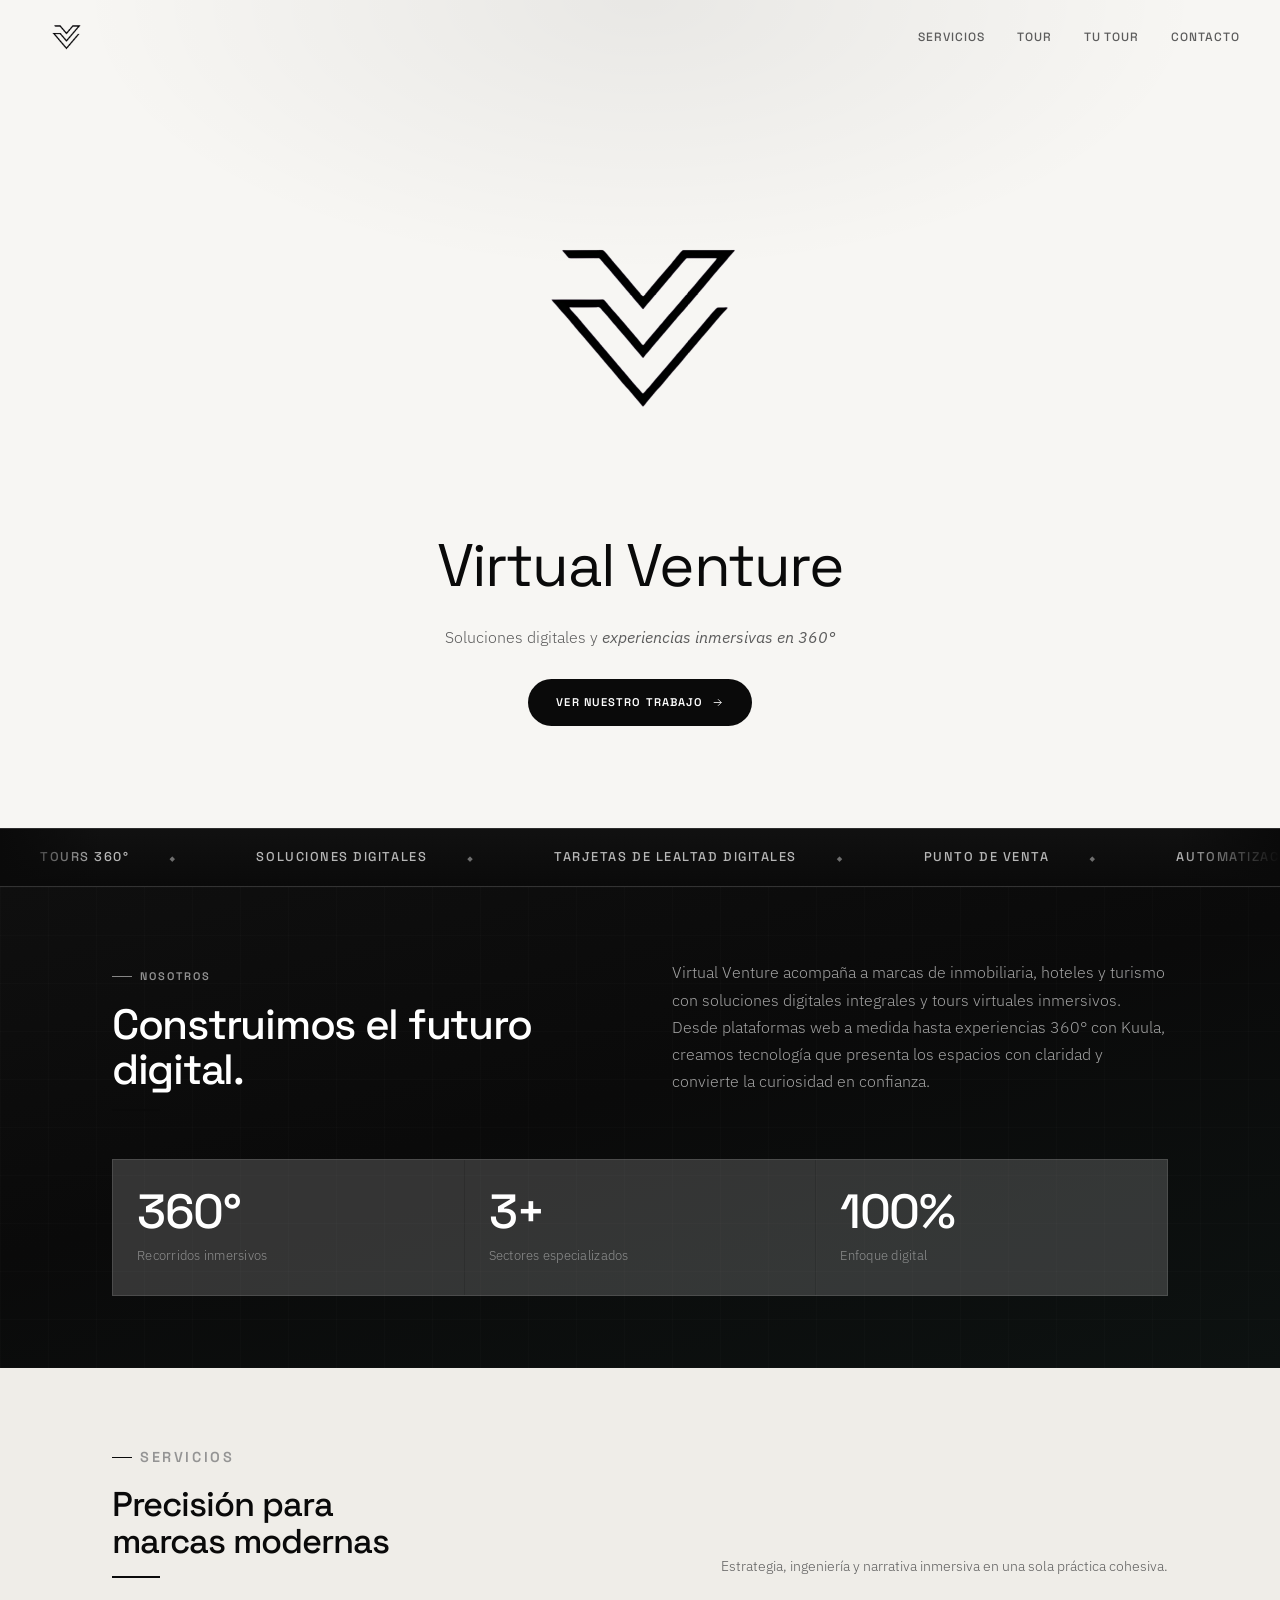
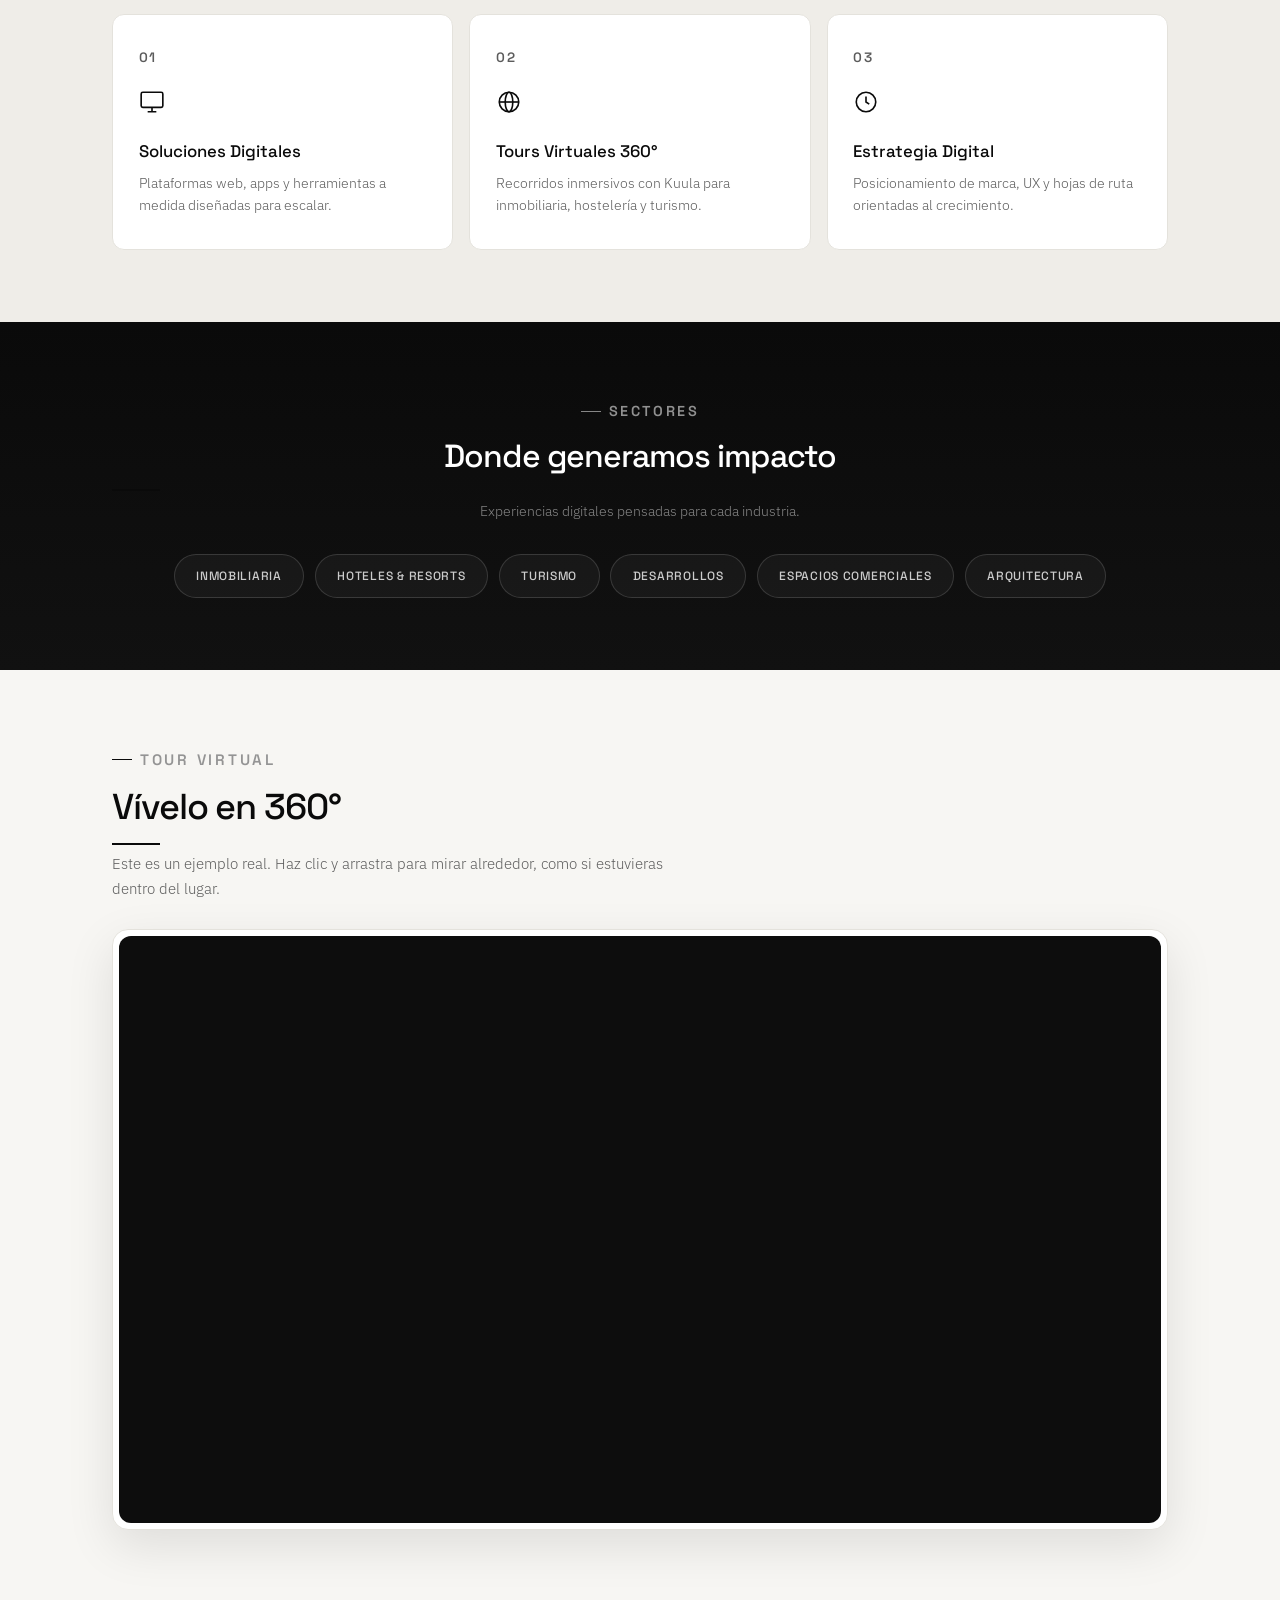
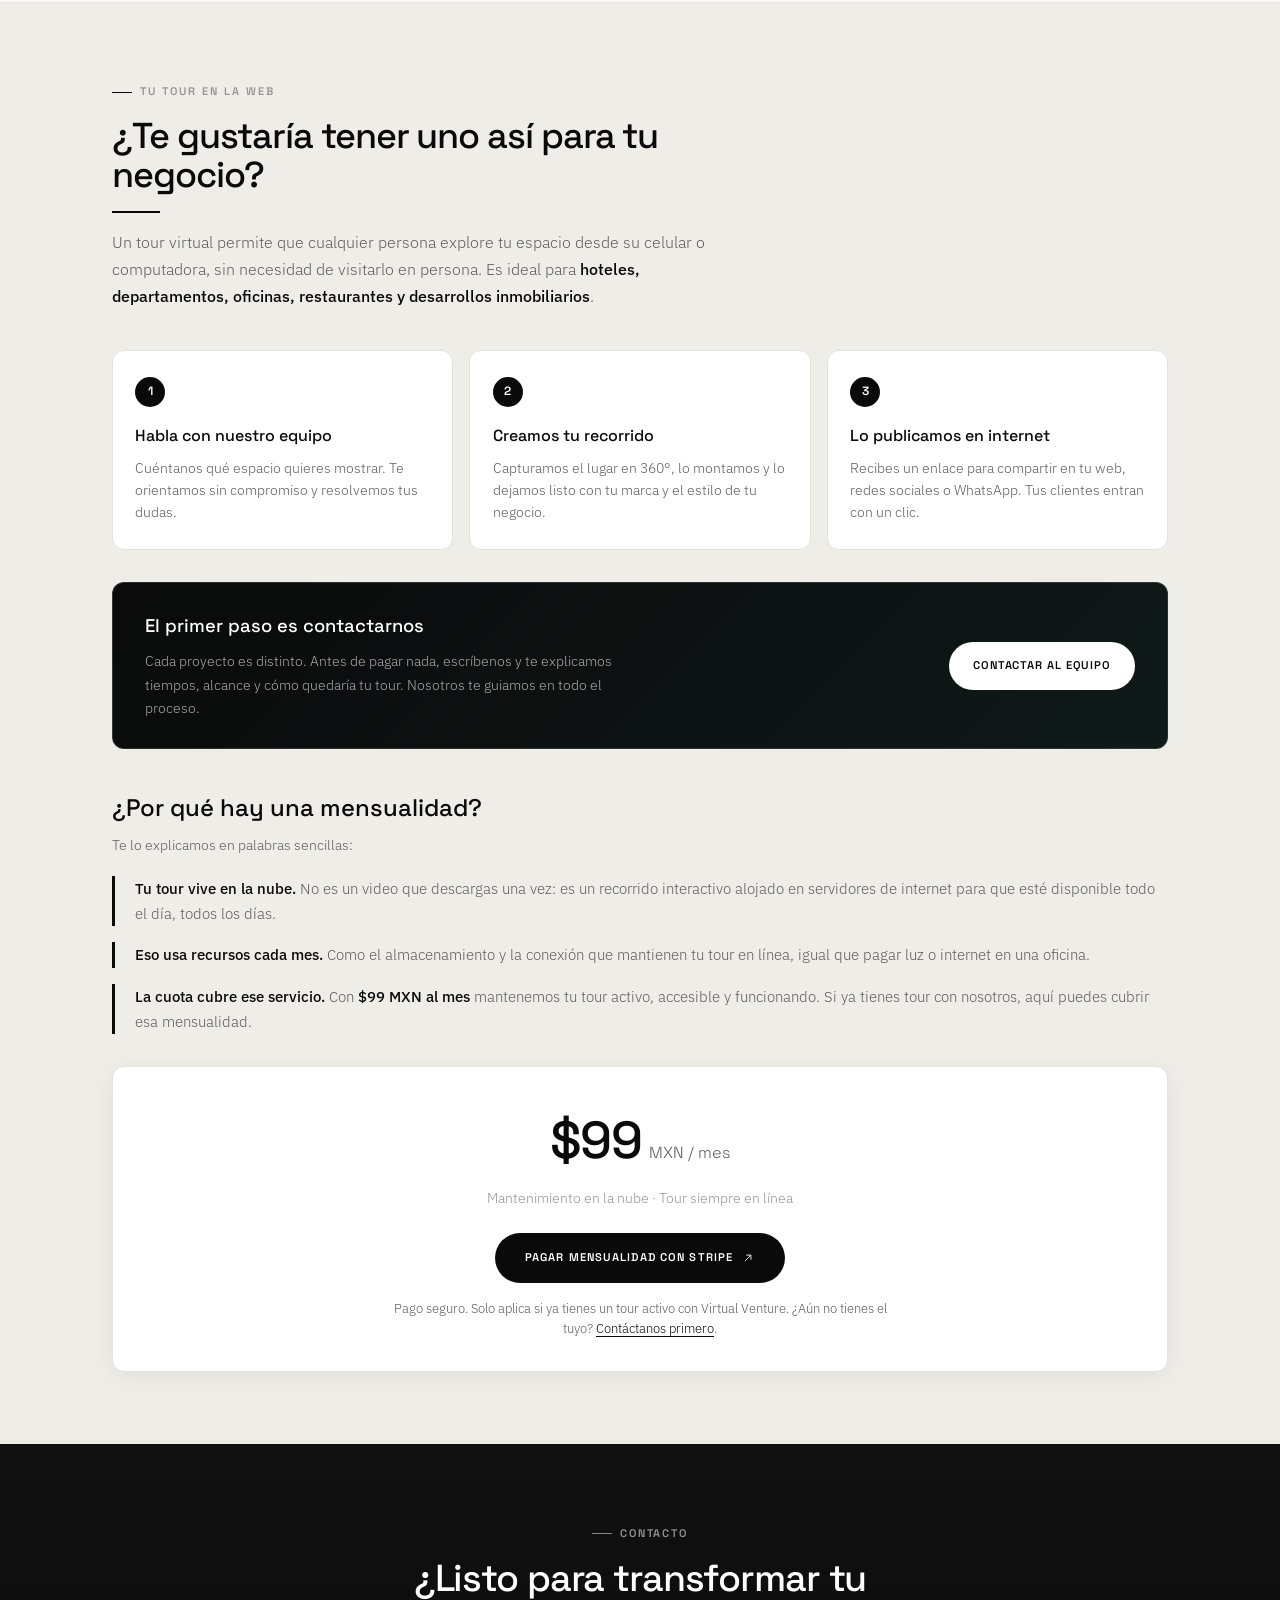
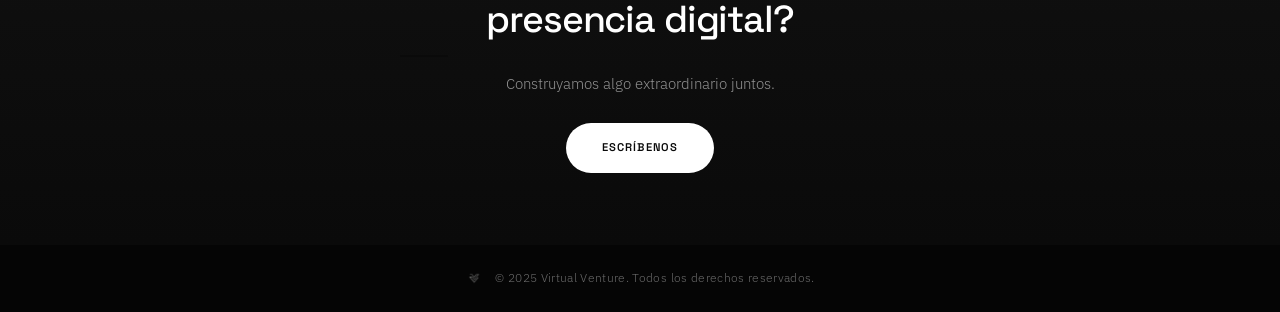
<file: index.html>
<!DOCTYPE html>
<html lang="es">
<head>
  <meta charset="UTF-8">
  <meta name="viewport" content="width=device-width, initial-scale=1.0">
  <meta name="description" content="Virtual Venture — soluciones digitales y tours virtuales 360° para inmobiliaria, hoteles y turismo.">
  <meta name="theme-color" content="#0a0a0a">
  <meta property="og:title" content="Virtual Venture | Tours 360° y soluciones digitales">
  <meta property="og:description" content="Tours virtuales inmersivos, desarrollo web y estrategia digital para hoteles, inmobiliaria y turismo.">
  <meta property="og:type" content="website">
  <meta property="og:image" content="./logo.png">
  <title>Virtual Venture | Soluciones Digitales y Tours Virtuales</title>

  <link rel="icon" href="./favicon.svg" type="image/svg+xml">
  <link rel="preconnect" href="https://fonts.googleapis.com">
  <link rel="preconnect" href="https://fonts.gstatic.com" crossorigin>
  <link href="https://fonts.googleapis.com/css2?family=IBM+Plex+Sans:wght@300;400;500&family=Space+Grotesk:wght@300;400;500;600&display=swap" rel="stylesheet">
  <link rel="stylesheet" href="./css/styles.css">
</head>
<body>

  <div data-include="partials/nav.html"></div>
  <div data-include="partials/hero.html"></div>
  <div data-include="partials/marquee.html"></div>
  <div data-include="partials/nosotros.html"></div>
  <div data-include="partials/servicios.html"></div>
  <div data-include="partials/sectores.html"></div>
  <div data-include="partials/tour.html"></div>
  <!-- tour.html incluye demo + sección #tu-tour (info y pago) -->
  <div data-include="partials/contacto.html"></div>
  <div data-include="partials/footer.html"></div>

  <script type="module" src="./js/main.js"></script>
</body>
</html>
</file>
<file: css/styles.css>
/* ========== Tokens ========== */
:root {
  --black: #0a0a0a;
  --black-soft: #111111;
  --white: #ffffff;
  --off-white: #f7f6f3;
  --gray: #5c5c5c;
  --gray-mid: #949494;
  --border: #e4e2dc;
  --border-dark: rgba(255, 255, 255, 0.14);
  --surface: #efede8;
  --muted-soft: rgba(0, 0, 0, 0.06);
  --glow: rgba(0, 0, 0, 0.12);
  --font-display: "Space Grotesk", system-ui, sans-serif;
  --font-body: "IBM Plex Sans", system-ui, sans-serif;
  --nav-h: 72px;
  --radius: 12px;
  --radius-sm: 8px;
  --ease: cubic-bezier(0.22, 1, 0.36, 1);
  --pad-y: clamp(3.5rem, 8vh, 5.5rem);
  --container: min(1120px, 92vw);
  --shadow-sm: 0 4px 24px rgba(0, 0, 0, 0.06);
  --shadow-md: 0 16px 48px rgba(0, 0, 0, 0.1);
}

/* ========== Base ========== */
*, *::before, *::after { box-sizing: border-box; margin: 0; padding: 0; }

html { scroll-behavior: smooth; }

@media (prefers-reduced-motion: reduce) {
  html { scroll-behavior: auto; }
  *, *::before, *::after {
    animation-duration: 0.01ms !important;
    animation-delay: 0ms !important;
    transition-duration: 0.01ms !important;
  }
}

body {
  font-family: var(--font-body);
  font-weight: 300;
  color: var(--black);
  background: var(--off-white);
  line-height: 1.6;
  -webkit-font-smoothing: antialiased;
}

::selection {
  background: var(--muted-soft);
  color: var(--black);
}

img { display: block; max-width: 100%; height: auto; }
a { color: inherit; text-decoration: none; }
button { font: inherit; cursor: pointer; border: none; background: none; }

.wrap {
  width: var(--container);
  margin: 0 auto;
  padding-inline: clamp(1.25rem, 4vw, 2rem);
}

.section-label {
  font-family: var(--font-display);
  font-size: 0.6875rem;
  font-weight: 600;
  letter-spacing: 0.18em;
  text-transform: uppercase;
  margin-bottom: 1rem;
  display: inline-flex;
  align-items: center;
  gap: 0.5rem;
}

.section-label::before {
  content: "";
  width: 20px;
  height: 1px;
  background: var(--black);
}

.section--light .section-label { color: var(--gray-mid); }
.section--light .section-label::before { opacity: 1; }
.section--dark .section-label { color: rgba(255, 255, 255, 0.55); }
.section--dark .section-label::before { background: rgba(255, 255, 255, 0.5); }

.headline {
  font-family: var(--font-display);
  font-weight: 500;
  letter-spacing: -0.03em;
  line-height: 1.08;
}

.headline-line {
  display: block;
  width: 0;
  height: 2px;
  background: var(--black);
  margin-top: 1rem;
  transition: width 1s var(--ease);
}

.fade-in.is-visible .headline-line,
.headline-line.is-visible {
  width: 48px;
}

.fade-in {
  opacity: 0;
  transform: translateY(16px);
  transition: opacity 0.75s var(--ease), transform 0.75s var(--ease);
}

.fade-in.is-visible { opacity: 1; transform: translateY(0); }

/* ========== Nav ========== */
nav {
  position: fixed;
  inset: 0 0 auto 0;
  z-index: 100;
  height: var(--nav-h);
  display: flex;
  align-items: center;
  justify-content: space-between;
  padding-inline: clamp(1.25rem, 4vw, 2.5rem);
  transition: background 0.4s ease, border-color 0.4s ease;
}

nav.is-scrolled {
  background: rgba(255, 255, 255, 0.9);
  backdrop-filter: blur(10px);
  border-bottom: 1px solid var(--border);
}

nav.is-dark {
  background: rgba(10, 10, 10, 0.92);
  backdrop-filter: blur(10px);
  border-bottom: 1px solid var(--border-dark);
}

nav.is-dark.is-scrolled { background: rgba(10, 10, 10, 0.95); }

.nav-logo {
  display: flex;
  align-items: center;
  flex-shrink: 0;
}

.nav-logo img {
  height: clamp(40px, 6vw, 52px);
  width: auto;
  min-height: 40px;
  transition: filter 0.4s ease;
}

nav.is-dark .nav-logo img { filter: invert(1); }

.nav-links {
  display: flex;
  gap: 2rem;
  list-style: none;
}

.nav-links a {
  position: relative;
  font-family: var(--font-display);
  font-size: 0.75rem;
  font-weight: 500;
  letter-spacing: 0.08em;
  text-transform: uppercase;
  color: var(--gray);
  transition: color 0.25s ease;
}

.nav-links a::after {
  content: "";
  position: absolute;
  left: 0;
  bottom: -5px;
  width: 100%;
  height: 1px;
  background: var(--black);
  transform: scaleX(0);
  transform-origin: right;
  transition: transform 0.3s var(--ease);
}

.nav-links a:hover::after,
.nav-links a.is-active::after {
  transform: scaleX(1);
  transform-origin: left;
}

.nav-links a:hover { color: var(--black); }
.nav-links a.is-active { color: var(--black); }
nav.is-dark .nav-links a { color: rgba(255, 255, 255, 0.55); }
nav.is-dark .nav-links a:hover,
nav.is-dark .nav-links a.is-active { color: var(--white); }
nav.is-dark .nav-links a::after { background: var(--white); }

.nav-toggle { display: none; width: 26px; flex-direction: column; gap: 6px; }

.nav-toggle span {
  display: block;
  height: 1px;
  background: var(--black);
  transition: transform 0.3s ease, opacity 0.3s ease, background 0.4s ease;
}

nav.is-dark .nav-toggle span { background: var(--white); }
.nav-toggle.is-open span:nth-child(1) { transform: translateY(7px) rotate(45deg); }
.nav-toggle.is-open span:nth-child(2) { opacity: 0; }
.nav-toggle.is-open span:nth-child(3) { transform: translateY(-7px) rotate(-45deg); }

/* ========== Hero ========== */
.hero {
  min-height: 92vh;
  display: flex;
  flex-direction: column;
  align-items: center;
  justify-content: center;
  text-align: center;
  padding: calc(var(--nav-h) + 1.5rem) 1.25rem 3rem;
  background:
    radial-gradient(ellipse 80% 60% at 50% 0%, var(--muted-soft) 0%, transparent 55%),
    var(--off-white);
  position: relative;
}

@keyframes logoEnter {
  0% { opacity: 0; transform: scale(0.97) translateY(8px); }
  100% { opacity: 1; transform: scale(1) translateY(0); }
}

.hero-logo {
  width: min(78vw, 480px);
  height: auto;
  max-height: min(42vh, 340px);
  object-fit: contain;
  margin-bottom: 1.75rem;
  opacity: 0;
  animation: logoEnter 2.2s var(--ease) forwards;
}

.hero-copy > * { opacity: 0; transform: translateY(14px); }

@keyframes lineIn { to { opacity: 1; transform: translateY(0); } }

.hero-title {
  font-family: var(--font-display);
  font-size: clamp(2.25rem, 6.5vw, 3.75rem);
  font-weight: 400;
  letter-spacing: -0.03em;
  margin-bottom: 0.65rem;
  animation: lineIn 0.9s var(--ease) 2s forwards;
}

.hero-subtitle {
  font-size: 1.02rem;
  color: var(--gray);
  max-width: 28rem;
  margin: 0 auto 1.75rem;
  line-height: 1.65;
  animation: lineIn 0.85s var(--ease) 2.25s forwards;
}

.hero-subtitle em {
  font-style: italic;
  color: var(--gray);
  font-weight: 400;
}

.hero-cta {
  display: inline-flex;
  align-items: center;
  gap: 0.45rem;
  font-family: var(--font-display);
  font-size: 0.7rem;
  font-weight: 600;
  letter-spacing: 0.1em;
  text-transform: uppercase;
  padding: 0.9rem 1.75rem;
  border-radius: 100px;
  background: var(--black);
  color: var(--white);
  animation: lineIn 0.8s var(--ease) 2.5s forwards;
  transition: transform 0.25s ease, box-shadow 0.25s ease, background 0.25s ease;
}

.hero-cta:hover {
  background: #333;
  transform: translateY(-2px);
  box-shadow: 0 10px 28px var(--glow);
}

.hero-cta svg { width: 13px; height: 13px; }

/* ========== Marquee ========== */
.marquee-band {
  position: relative;
  background: linear-gradient(180deg, var(--black-soft) 0%, var(--black) 100%);
  color: var(--white);
  padding: 1.15rem 0;
  overflow: hidden;
  border-block: 1px solid var(--border-dark);
}

.marquee-fade {
  position: absolute;
  top: 0;
  bottom: 0;
  width: clamp(40px, 8vw, 120px);
  z-index: 2;
  pointer-events: none;
}

.marquee-fade--left {
  left: 0;
  background: linear-gradient(90deg, var(--black) 0%, transparent 100%);
}

.marquee-fade--right {
  right: 0;
  background: linear-gradient(270deg, var(--black) 0%, transparent 100%);
}

.marquee-track {
  display: flex;
  width: max-content;
  animation: marquee 36s linear infinite;
}

@keyframes marquee {
  0% { transform: translateX(0); }
  100% { transform: translateX(-50%); }
}

.marquee-track span {
  font-family: var(--font-display);
  font-size: 0.8rem;
  font-weight: 500;
  letter-spacing: 0.12em;
  text-transform: uppercase;
  white-space: nowrap;
  padding-inline: 2.5rem;
  color: rgba(255, 255, 255, 0.7);
}

.marquee-track span::after {
  content: "◆";
  margin-left: 2.5rem;
  font-size: 0.45rem;
  vertical-align: middle;
  color: rgba(255, 255, 255, 0.4);
  opacity: 1;
}

/* ========== Nosotros ========== */
#nosotros.section--dark {
  padding: var(--pad-y) 0;
  background: linear-gradient(165deg, #0f0f0f 0%, var(--black) 45%, #0d1211 100%);
  color: var(--white);
  position: relative;
  overflow: hidden;
}

#nosotros::before {
  content: "";
  position: absolute;
  inset: 0;
  background:
    linear-gradient(90deg, rgba(255,255,255,0.03) 1px, transparent 1px),
    linear-gradient(rgba(255,255,255,0.03) 1px, transparent 1px);
  background-size: 48px 48px;
  pointer-events: none;
  opacity: 0.5;
}

.about-grid {
  display: grid;
  grid-template-columns: 1fr 1fr;
  gap: clamp(2rem, 5vw, 4rem);
  align-items: start;
  position: relative;
}

.about-headline { font-size: clamp(1.85rem, 4vw, 2.65rem); }

.about-text {
  color: rgba(255, 255, 255, 0.62);
  font-size: 0.975rem;
  line-height: 1.75;
}

.stats-row {
  display: grid;
  grid-template-columns: repeat(3, 1fr);
  gap: 1px;
  margin-top: 3rem;
  background: var(--border-dark);
  border: 1px solid var(--border-dark);
}

.stat {
  padding: 1.75rem 1.5rem;
  background: rgba(255, 255, 255, 0.03);
}

.stat strong {
  display: block;
  font-family: var(--font-display);
  font-size: clamp(2.25rem, 4vw, 3rem);
  font-weight: 500;
  letter-spacing: -0.03em;
  margin-bottom: 0.35rem;
  color: var(--white);
  line-height: 1;
}

.stat span {
  font-size: 0.8rem;
  color: rgba(255, 255, 255, 0.45);
  letter-spacing: 0.02em;
}

/* ========== Servicios ========== */
#servicios.section--light {
  padding: var(--pad-y) 0;
  background: var(--surface);
}

.services-top {
  display: flex;
  justify-content: space-between;
  align-items: flex-end;
  gap: 2rem;
  margin-bottom: 2.25rem;
  flex-wrap: wrap;
}

.services-top h2 {
  font-size: clamp(1.65rem, 3.5vw, 2.15rem);
  max-width: 14ch;
}

.services-top p {
  max-width: 28rem;
  color: var(--gray);
  font-size: 0.9rem;
  line-height: 1.65;
}

.services-grid {
  display: grid;
  grid-template-columns: repeat(3, 1fr);
  gap: 1rem;
}

.card {
  background: var(--white);
  border: 1px solid var(--border);
  border-radius: var(--radius);
  padding: 2rem 1.6rem;
  transition: transform 0.35s var(--ease), box-shadow 0.35s ease, border-color 0.35s ease;
}

.card:hover {
  transform: translateY(-6px);
  border-color: var(--black);
  box-shadow: var(--shadow-md);
}

.card-num {
  font-family: var(--font-display);
  font-size: 0.65rem;
  font-weight: 600;
  letter-spacing: 0.14em;
  color: var(--black);
  margin-bottom: 1.25rem;
}

.card-icon {
  width: 26px;
  height: 26px;
  margin-bottom: 1rem;
  color: var(--black);
  transition: color 0.3s ease;
}

.card:hover .card-icon { color: var(--black); }

.card h3 {
  font-family: var(--font-display);
  font-size: 1.05rem;
  font-weight: 500;
  margin-bottom: 0.5rem;
}

.card p {
  font-size: 0.85rem;
  color: var(--gray);
  line-height: 1.6;
}

/* ========== Sectores ========== */
#sectores.section--dark {
  padding: var(--pad-y) 0;
  background: linear-gradient(180deg, var(--black) 0%, var(--black-soft) 100%);
  color: var(--white);
}

.sectores-header {
  text-align: center;
  margin-bottom: 2rem;
}

.sectores-header h2 {
  font-size: clamp(1.5rem, 3vw, 2rem);
  margin-bottom: 0.5rem;
}

.sectores-header p {
  color: rgba(255, 255, 255, 0.5);
  font-size: 0.9rem;
}

.sectores-pills {
  display: flex;
  flex-wrap: wrap;
  justify-content: center;
  gap: 0.65rem;
}

.pill {
  font-family: var(--font-display);
  font-size: 0.75rem;
  font-weight: 500;
  letter-spacing: 0.06em;
  text-transform: uppercase;
  padding: 0.7rem 1.35rem;
  border-radius: 100px;
  border: 1px solid var(--border-dark);
  background: rgba(255, 255, 255, 0.04);
  color: rgba(255, 255, 255, 0.78);
  transition: background 0.25s ease, color 0.25s ease, border-color 0.25s ease, transform 0.25s ease;
}

.pill:hover {
  background: var(--white);
  color: var(--black);
  border-color: var(--white);
  transform: translateY(-2px);
}

/* ========== Tour virtual ========== */
#tour.section--light {
  padding: var(--pad-y) 0;
  background: var(--off-white);
}

.tour-header { margin-bottom: 1.75rem; }

.tour-header h2 {
  font-size: clamp(1.65rem, 3.5vw, 2.25rem);
  margin-bottom: 0.4rem;
}

.tour-lead,
.tour-header p {
  color: var(--gray);
  font-size: 0.95rem;
  line-height: 1.65;
  max-width: 36rem;
}

.embed-wrap {
  padding: 6px;
  background: var(--white);
  border-radius: calc(var(--radius) + 4px);
  border: 1px solid var(--border);
  box-shadow: var(--shadow-md);
}

.embed-container {
  width: 100%;
  aspect-ratio: 16 / 9;
  min-height: 280px;
  max-height: min(72vh, 640px);
  background: #0d0d0d;
  overflow: hidden;
  border-radius: var(--radius);
}

.embed-container iframe {
  display: block;
  width: 100%;
  height: 100%;
  border: 0;
}

/* ========== Info y plan del tour ========== */
.section--tour-info {
  padding: var(--pad-y) 0;
  background: var(--surface);
  border-top: 1px solid var(--border);
}

.section--tour-info .section-label { color: var(--gray-mid); }

.tour-info-intro {
  max-width: 40rem;
  margin-bottom: 2.5rem;
}

.tour-info-intro h2 {
  font-size: clamp(1.65rem, 3.5vw, 2.25rem);
  margin-bottom: 1rem;
}

.tour-info-text {
  color: var(--gray);
  font-size: 0.975rem;
  line-height: 1.75;
}

.tour-info-text strong {
  color: var(--black);
  font-weight: 500;
}

.tour-steps {
  display: grid;
  grid-template-columns: repeat(3, 1fr);
  gap: 1rem;
  margin-bottom: 2rem;
}

.tour-step {
  background: var(--white);
  border: 1px solid var(--border);
  border-radius: var(--radius);
  padding: 1.6rem 1.4rem;
  transition: box-shadow 0.3s ease, border-color 0.3s ease;
}

.tour-step:hover {
  border-color: var(--black);
  box-shadow: var(--shadow-sm);
}

.tour-step-num {
  display: inline-flex;
  align-items: center;
  justify-content: center;
  width: 30px;
  height: 30px;
  border-radius: 50%;
  font-family: var(--font-display);
  font-size: 0.75rem;
  font-weight: 600;
  background: var(--black);
  color: var(--white);
  margin-bottom: 1rem;
}

.tour-step h3 {
  font-family: var(--font-display);
  font-size: 1rem;
  font-weight: 500;
  margin-bottom: 0.5rem;
}

.tour-step p {
  font-size: 0.875rem;
  color: var(--gray);
  line-height: 1.6;
}

.tour-contact-card {
  display: flex;
  flex-wrap: wrap;
  align-items: center;
  justify-content: space-between;
  gap: 1.5rem;
  padding: 1.75rem 2rem;
  background: linear-gradient(135deg, var(--black) 0%, #0f1a18 100%);
  border: 1px solid var(--border-dark);
  border-radius: var(--radius);
  color: var(--white);
  margin-bottom: 2.5rem;
}

.tour-contact-copy {
  flex: 1;
  min-width: 240px;
}

.tour-contact-copy h3 {
  font-family: var(--font-display);
  font-size: 1.15rem;
  font-weight: 500;
  margin-bottom: 0.5rem;
}

.tour-contact-copy p {
  font-size: 0.9rem;
  color: rgba(255, 255, 255, 0.65);
  line-height: 1.65;
  max-width: 32rem;
}

.btn-contact-tour {
  display: inline-block;
  font-family: var(--font-display);
  font-size: 0.7rem;
  font-weight: 600;
  letter-spacing: 0.08em;
  text-transform: uppercase;
  padding: 0.95rem 1.5rem;
  border-radius: 100px;
  background: var(--white);
  color: var(--black);
  white-space: nowrap;
  transition: opacity 0.25s ease, transform 0.25s ease, box-shadow 0.25s ease;
}

.btn-contact-tour:hover {
  opacity: 0.92;
  transform: translateY(-2px);
  box-shadow: 0 8px 24px rgba(255, 255, 255, 0.15);
}

.tour-pricing-header {
  margin-bottom: 1.25rem;
}

.tour-pricing-header h3 {
  font-family: var(--font-display);
  font-size: clamp(1.25rem, 2.5vw, 1.5rem);
  font-weight: 500;
  margin-bottom: 0.35rem;
}

.tour-pricing-lead {
  color: var(--gray);
  font-size: 0.9rem;
}

.tour-pricing-list {
  list-style: none;
  margin-bottom: 2rem;
  display: flex;
  flex-direction: column;
  gap: 1rem;
}

.tour-pricing-list li {
  font-size: 0.925rem;
  color: var(--gray);
  line-height: 1.7;
  padding-left: 1.25rem;
  border-left: 3px solid var(--black);
}

.tour-pricing-list strong {
  color: var(--black);
  font-weight: 500;
}

.tour-pricing-card {
  text-align: center;
  padding: 2rem 1.5rem;
  background: var(--white);
  border: 1px solid var(--border);
  border-radius: var(--radius);
  box-shadow: var(--shadow-sm);
}

.tour-price {
  margin-bottom: 0.35rem;
}

.tour-price-amount {
  font-family: var(--font-display);
  font-size: clamp(2.5rem, 6vw, 3.25rem);
  font-weight: 500;
  letter-spacing: -0.03em;
  color: var(--black);
}

.tour-price-currency {
  font-family: var(--font-display);
  font-size: 1rem;
  color: var(--gray);
  margin-left: 0.25rem;
}

.tour-price-desc {
  font-size: 0.85rem;
  color: var(--gray-mid);
  margin-bottom: 1.5rem;
}

.btn-pay {
  display: inline-flex;
  align-items: center;
  gap: 0.5rem;
  font-family: var(--font-display);
  font-size: 0.7rem;
  font-weight: 600;
  letter-spacing: 0.1em;
  text-transform: uppercase;
  padding: 1rem 1.85rem;
  border-radius: 100px;
  background: var(--black);
  color: var(--white);
  transition: transform 0.25s ease, box-shadow 0.25s ease, background 0.25s ease;
}

.btn-pay:hover {
  background: #333;
  transform: translateY(-2px);
  box-shadow: 0 10px 28px var(--glow);
}

.btn-pay svg {
  width: 14px;
  height: 14px;
}

.tour-pay-note {
  font-size: 0.8rem;
  color: var(--gray);
  max-width: 32rem;
  margin: 1rem auto 0;
  line-height: 1.55;
}

.tour-pay-note a {
  color: var(--black);
  text-decoration: underline;
  text-underline-offset: 3px;
}

/* ========== Contacto ========== */
#contacto.section--dark {
  padding: var(--pad-y) 0;
  background: linear-gradient(180deg, var(--black-soft) 0%, var(--black) 100%);
  color: var(--white);
  text-align: center;
}

.contact-headline {
  font-size: clamp(1.65rem, 4vw, 2.35rem);
  max-width: 20ch;
  margin: 0 auto 0.85rem;
}

.contact-subtext {
  color: rgba(255, 255, 255, 0.55);
  font-size: 0.95rem;
  margin-bottom: 1.75rem;
}

.contact-btn {
  display: inline-block;
  font-family: var(--font-display);
  font-size: 0.7rem;
  font-weight: 600;
  letter-spacing: 0.1em;
  text-transform: uppercase;
  padding: 1rem 2.25rem;
  border-radius: 100px;
  background: var(--white);
  color: var(--black);
  transition: transform 0.25s ease, opacity 0.25s ease, box-shadow 0.25s ease;
}

.contact-btn:hover {
  box-shadow: 0 8px 28px rgba(255, 255, 255, 0.12);
}

.contact-btn:hover {
  transform: translateY(-2px);
  opacity: 0.9;
}

/* ========== Footer ========== */
footer {
  padding: 1.5rem;
  background: #050505;
  color: rgba(255, 255, 255, 0.4);
  font-size: 0.72rem;
  letter-spacing: 0.03em;
}

.footer-inner {
  display: flex;
  flex-wrap: wrap;
  align-items: center;
  justify-content: center;
  gap: 0.5rem 0.75rem;
}

.footer-inner img {
  height: 18px;
  width: auto;
  filter: invert(1);
  opacity: 0.6;
}

/* ========== Responsive ========== */
@media (max-width: 768px) {
  .nav-toggle { display: flex; }

  .nav-links {
    position: fixed;
    top: var(--nav-h);
    left: 0;
    right: 0;
    flex-direction: column;
    background: var(--white);
    border-bottom: 1px solid var(--border);
    max-height: 0;
    overflow: hidden;
    opacity: 0;
    transition: max-height 0.35s var(--ease), opacity 0.3s ease;
  }

  nav.is-dark .nav-links {
    background: var(--black);
    border-color: var(--border-dark);
  }

  .nav-links.is-open { max-height: 320px; opacity: 1; }

  .btn-pay,
  .btn-contact-tour,
  .contact-btn,
  .hero-cta { width: 100%; justify-content: center; }

  .nav-links a {
    display: block;
    padding: 1rem 1.5rem;
    border-top: 1px solid var(--border);
  }

  nav.is-dark .nav-links a { border-color: var(--border-dark); }

  .about-grid,
  .services-grid,
  .stats-row { grid-template-columns: 1fr; }

      .services-top { flex-direction: column; align-items: flex-start; }

      .tour-steps { grid-template-columns: 1fr; }

      .tour-contact-card {
        flex-direction: column;
        align-items: flex-start;
        padding: 1.5rem;
      }

      .btn-contact-tour { width: 100%; text-align: center; }
    }
</file>
